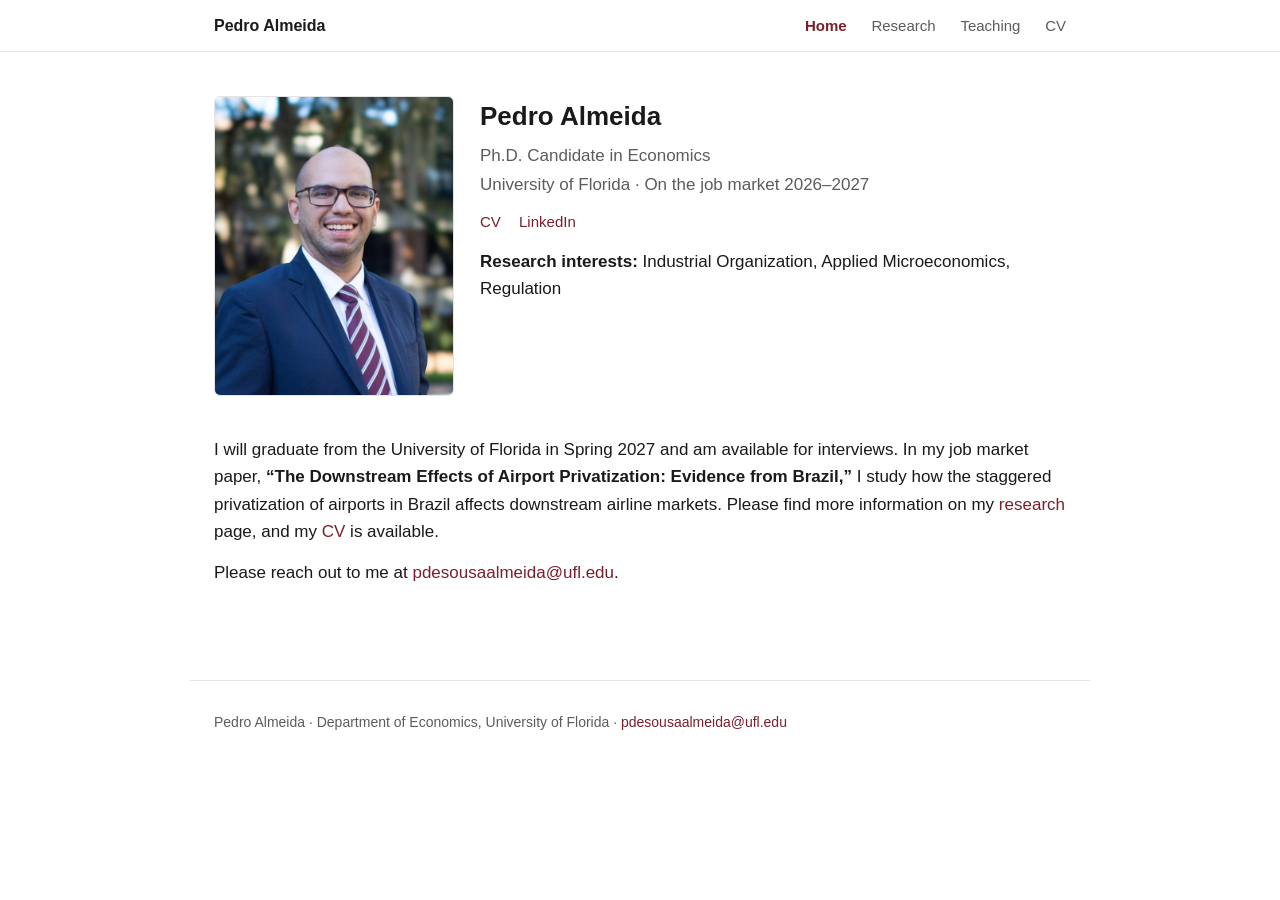
<file: index.html>
<!DOCTYPE html>
<html lang="en">
<head>
<meta charset="UTF-8">
<meta name="viewport" content="width=device-width, initial-scale=1.0">
<title>Pedro Almeida — Economics</title>
<link rel="stylesheet" href="style.css">
</head>
<body>

<nav>
  <div class="nav-inner">
    <a class="nav-name" href="index.html">Pedro Almeida</a>
    <span class="nav-links">
      <a href="index.html" class="active">Home</a>
      <a href="research.html">Research</a>
      <a href="teaching.html">Teaching</a>
      <a href="cv.html">CV</a>
    </span>
  </div>
</nav>

<main>

  <header>
    <div class="photo">
      <img src="photo.jpg" alt="Pedro Almeida">
    </div>
    <div class="intro">
      <h1>Pedro Almeida</h1>
      <p class="title">Ph.D. Candidate in Economics</p>
      <p class="inst">University of Florida &middot; On the job market 2026&ndash;2027</p>
      <div class="links">
        <a href="cv.html">CV</a>
        <a href="https://www.linkedin.com/in/pedro-almeida-aa24533b5/">LinkedIn</a>
      </div>
      <p class="fields"><strong>Research interests:</strong> Industrial Organization, Applied Microeconomics, Regulation</p>
    </div>
  </header>

  <div class="bio">
    <p>
      I will graduate from the University of Florida in Spring 2027 and am available for interviews.
      In my job market paper, <strong>&ldquo;The Downstream Effects of Airport Privatization: Evidence from Brazil,&rdquo;</strong>
      I study how the staggered privatization of airports in Brazil affects downstream airline markets.
      Please find more information on my <a href="research.html">research</a> page, and my
      <a href="cv.html">CV</a> is available.
    </p>
    <p>
      Please reach out to me at
      <a href="mailto:pdesousaalmeida@ufl.edu">pdesousaalmeida@ufl.edu</a>.
    </p>
  </div>

</main>

<footer>
  Pedro Almeida &middot; Department of Economics, University of Florida &middot; <a href="mailto:pdesousaalmeida@ufl.edu">pdesousaalmeida@ufl.edu</a>
</footer>

<script data-goatcounter="https://pedrodesousaalmeida.goatcounter.com/count"
        async src="//gc.zgo.at/count.js"></script>
</body>
</html>
</file>
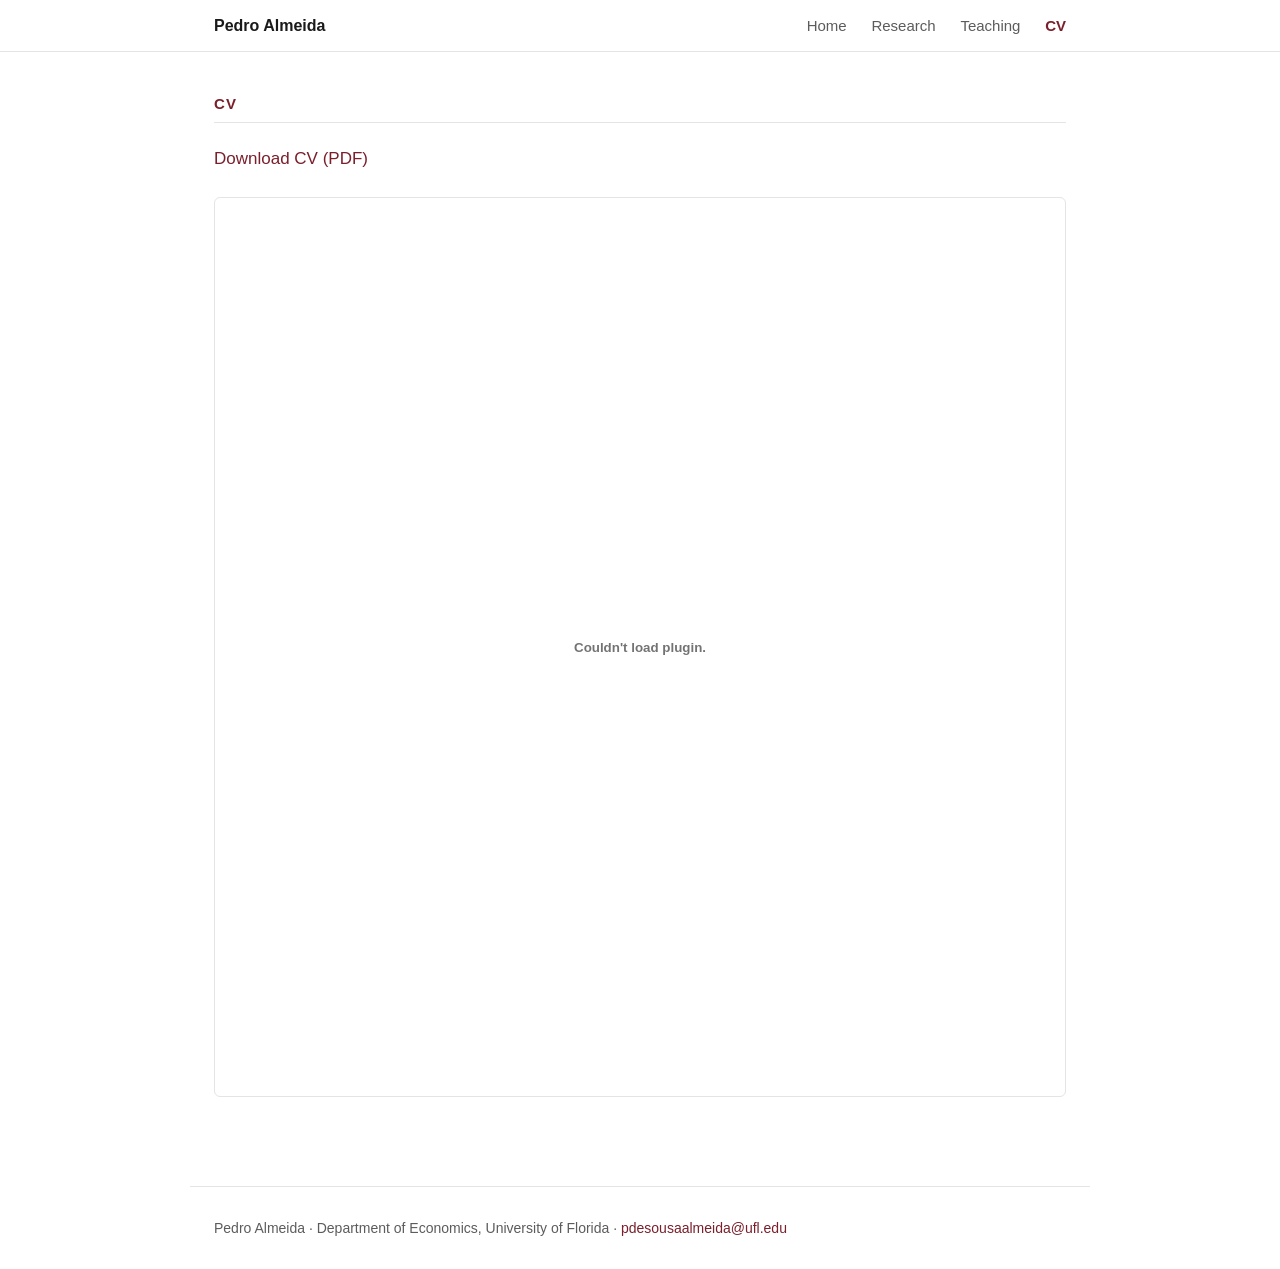
<file: cv.html>
<!DOCTYPE html>
<html lang="en">
<head>
<meta charset="UTF-8">
<meta name="viewport" content="width=device-width, initial-scale=1.0">
<title>CV — Pedro Almeida</title>
<link rel="stylesheet" href="style.css">
</head>
<body>

<nav>
  <div class="nav-inner">
    <a class="nav-name" href="index.html">Pedro Almeida</a>
    <span class="nav-links">
      <a href="index.html">Home</a>
      <a href="research.html">Research</a>
      <a href="teaching.html">Teaching</a>
      <a href="cv.html" class="active">CV</a>
    </span>
  </div>
</nav>

<main>

  <h1 class="page-title">CV</h1>

  <p><a href="cv.pdf" target="_blank" rel="noopener" data-goatcounter-click="cv-pdf" data-goatcounter-title="CV PDF">Download CV (PDF)</a></p>

  <embed src="cv.pdf" type="application/pdf" width="100%" height="900px"
         style="border:1px solid var(--line);border-radius:6px;margin-top:8px;">

</main>

<footer>
  Pedro Almeida &middot; Department of Economics, University of Florida &middot; <a href="mailto:pdesousaalmeida@ufl.edu">pdesousaalmeida@ufl.edu</a>
</footer>

<script data-goatcounter="https://pedrodesousaalmeida.goatcounter.com/count"
        async src="//gc.zgo.at/count.js"></script>
</body>
</html>
</file>
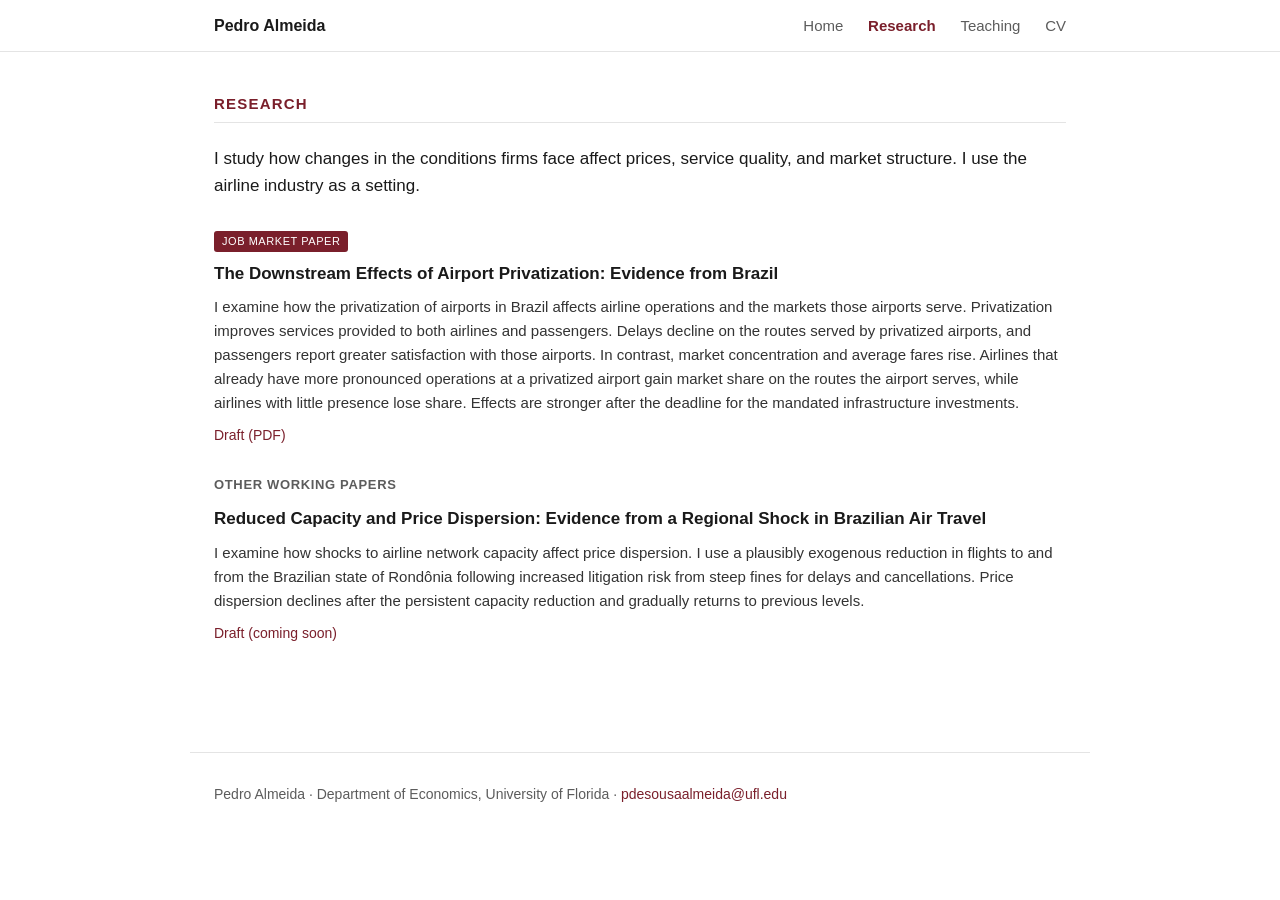
<file: research.html>
<!DOCTYPE html>
<html lang="en">
<head>
<meta charset="UTF-8">
<meta name="viewport" content="width=device-width, initial-scale=1.0">
<title>Research — Pedro Almeida</title>
<link rel="stylesheet" href="style.css">
</head>
<body>

<nav>
  <div class="nav-inner">
    <a class="nav-name" href="index.html">Pedro Almeida</a>
    <span class="nav-links">
      <a href="index.html">Home</a>
      <a href="research.html" class="active">Research</a>
      <a href="teaching.html">Teaching</a>
      <a href="cv.html">CV</a>
    </span>
  </div>
</nav>

<main>

  <h1 class="page-title">Research</h1>

  <p style="margin:0 0 26px;">
    I study how changes in the conditions firms face affect prices, service quality, and market
    structure. I use the airline industry as a setting.
  </p>

  <div class="paper">
    <span class="badge">Job Market Paper</span>
    <div class="ptitle">The Downstream Effects of Airport Privatization: Evidence from Brazil</div>
    <p class="abstract">
      I examine how the privatization of airports in Brazil affects airline operations and the markets
      those airports serve. Privatization improves services provided to both airlines and passengers.
      Delays decline on the routes served by privatized airports, and passengers report greater
      satisfaction with those airports. In contrast, market concentration and average fares rise.
      Airlines that already have more pronounced operations at a privatized airport gain market share on
      the routes the airport serves, while airlines with little presence lose share. Effects are stronger
      after the deadline for the mandated infrastructure investments.
    </p>
    <div class="paperlinks">
      <a href="desousaalmeida_pedro_JMP.pdf" target="_blank" rel="noopener" data-goatcounter-click="jmp-pdf" data-goatcounter-title="JMP PDF">Draft (PDF)</a>
    </div>
  </div>

  <div class="subhead">Other Working Papers</div>

  <div class="paper">
    <div class="ptitle">Reduced Capacity and Price Dispersion: Evidence from a Regional Shock in Brazilian Air Travel</div>
    <p class="abstract">
      I examine how shocks to airline network capacity affect price dispersion. I use a plausibly
      exogenous reduction in flights to and from the Brazilian state of Rond&ocirc;nia following increased
      litigation risk from steep fines for delays and cancellations. Price dispersion declines after the
      persistent capacity reduction and gradually returns to previous levels.
    </p>
    <div class="paperlinks">
      <a href="#">Draft (coming soon)</a>
    </div>
  </div>

</main>

<footer>
  Pedro Almeida &middot; Department of Economics, University of Florida &middot; <a href="mailto:pdesousaalmeida@ufl.edu">pdesousaalmeida@ufl.edu</a>
</footer>

<script data-goatcounter="https://pedrodesousaalmeida.goatcounter.com/count"
        async src="//gc.zgo.at/count.js"></script>
</body>
</html>
</file>
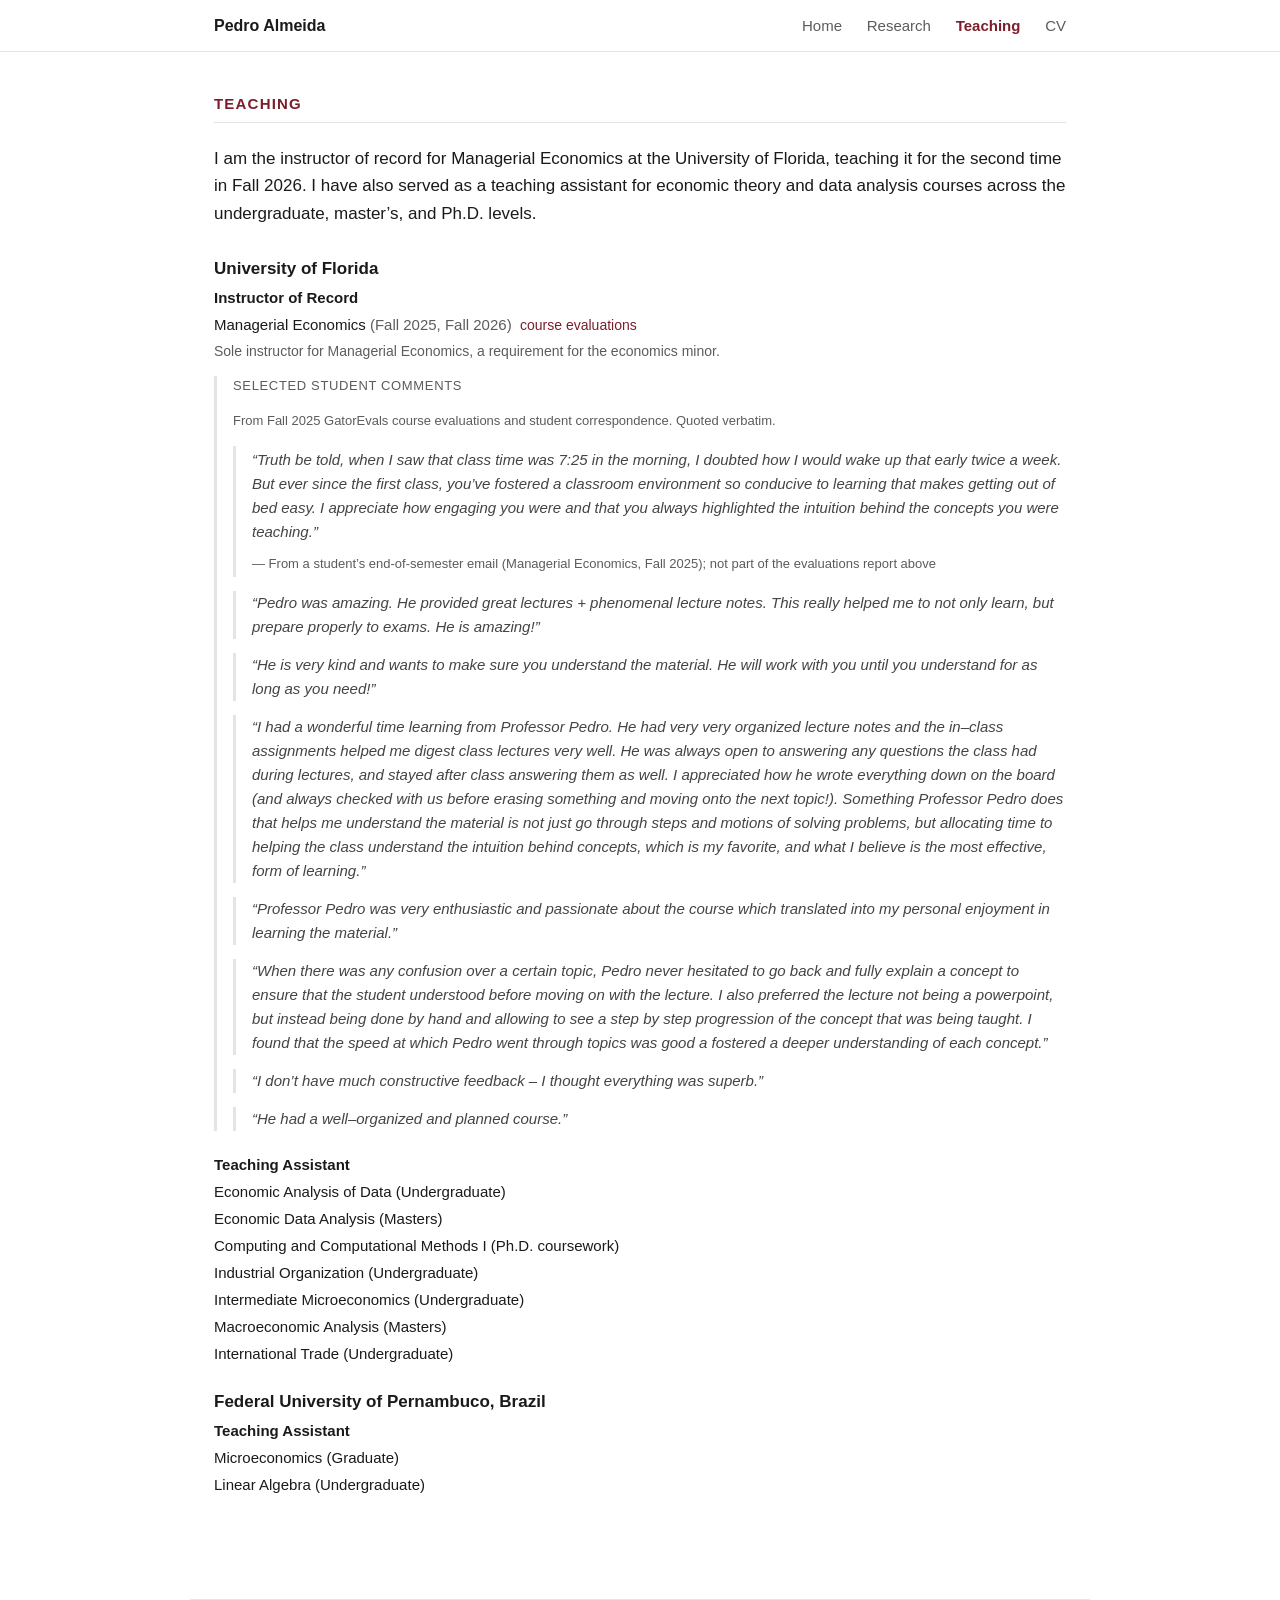
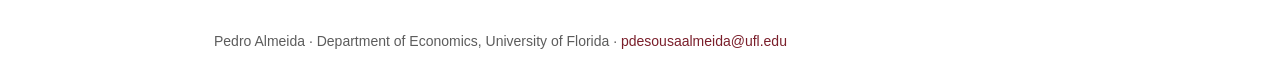
<file: teaching.html>
<!DOCTYPE html>
<html lang="en">
<head>
<meta charset="UTF-8">
<meta name="viewport" content="width=device-width, initial-scale=1.0">
<title>Teaching — Pedro Almeida</title>
<link rel="stylesheet" href="style.css">
</head>
<body>

<nav>
  <div class="nav-inner">
    <a class="nav-name" href="index.html">Pedro Almeida</a>
    <span class="nav-links">
      <a href="index.html">Home</a>
      <a href="research.html">Research</a>
      <a href="teaching.html" class="active">Teaching</a>
      <a href="cv.html">CV</a>
    </span>
  </div>
</nav>

<main>

  <h1 class="page-title">Teaching</h1>

  <p style="margin:0 0 28px;">
    I am the instructor of record for Managerial Economics at the University of Florida, teaching it
    for the second time in Fall 2026. I have also served as a teaching assistant for economic theory and
    data analysis courses across the undergraduate, master&rsquo;s, and Ph.D. levels.
  </p>

  <div class="inst-block">
    <div class="inst-name">University of Florida</div>

    <div style="font-weight:600;font-size:15px;">Instructor of Record</div>
    <div class="course">
      Managerial Economics <span class="terms">(Fall 2025, Fall 2026)</span>
      &nbsp;<a href="evaluations-managerial-fall2025.pdf" target="_blank" rel="noopener" style="font-size:14px;">course evaluations</a>
    </div>
    <div style="font-size:14px;color:var(--muted);margin:2px 0 10px;">
      Sole instructor for Managerial Economics, a requirement for the economics minor.
    </div>

    <div class="comments">
      <div class="label">Selected student comments</div>
      <div class="testimonials">
        <div class="provenance">From Fall 2025 GatorEvals course evaluations and student correspondence. Quoted verbatim.</div>

        <div class="featured-quote">
          &ldquo;Truth be told, when I saw that class time was 7:25 in the morning, I doubted how I would
          wake up that early twice a week. But ever since the first class, you&rsquo;ve fostered a classroom
          environment so conducive to learning that makes getting out of bed easy. I appreciate how engaging
          you were and that you always highlighted the intuition behind the concepts you were teaching.&rdquo;
          <span class="attr">&mdash; From a student&rsquo;s end-of-semester email (Managerial Economics, Fall 2025); not part of the evaluations report above</span>
        </div>

        <div class="quote">
          &ldquo;Pedro was amazing. He provided great lectures + phenomenal lecture notes. This really helped
          me to not only learn, but prepare properly to exams. He is amazing!&rdquo;
        </div>

        <div class="quote">
          &ldquo;He is very kind and wants to make sure you understand the material. He will work with you until you understand for as long as you need!&rdquo;
        </div>

        <div class="quote">
          &ldquo;I had a wonderful time learning from Professor Pedro. He had very very organized lecture
          notes and the in&ndash;class assignments helped me digest class lectures very well. He was always
          open to answering any questions the class had during lectures, and stayed after class answering
          them as well. I appreciated how he wrote everything down on the board (and always checked with us
          before erasing something and moving onto the next topic!). Something Professor Pedro does that
          helps me understand the material is not just go through steps and motions of solving problems, but
          allocating time to helping the class understand the intuition behind concepts, which is my favorite,
          and what I believe is the most effective, form of learning.&rdquo;
        </div>

        <div class="quote">
          &ldquo;Professor Pedro was very enthusiastic and passionate about the course which translated into
          my personal enjoyment in learning the material.&rdquo;
        </div>

        <div class="quote">
          &ldquo;When there was any confusion over a certain topic, Pedro never hesitated to go back and fully
          explain a concept to ensure that the student understood before moving on with the lecture. I also
          preferred the lecture not being a powerpoint, but instead being done by hand and allowing to see a
          step by step progression of the concept that was being taught. I found that the speed at which Pedro
          went through topics was good a fostered a deeper understanding of each concept.&rdquo;
        </div>

        <div class="quote">
          &ldquo;I don&rsquo;t have much constructive feedback &ndash; I thought everything was superb.&rdquo;
        </div>

        <div class="quote">
          &ldquo;He had a well&ndash;organized and planned course.&rdquo;
        </div>
      </div>
    </div>

    <div style="font-weight:600;font-size:15px;margin-top:22px;">Teaching Assistant</div>
    <div class="course">Economic Analysis of Data (Undergraduate)</div>
    <div class="course">Economic Data Analysis (Masters)</div>
    <div class="course">Computing and Computational Methods I (Ph.D. coursework)</div>
    <div class="course">Industrial Organization (Undergraduate)</div>
    <div class="course">Intermediate Microeconomics (Undergraduate)</div>
    <div class="course">Macroeconomic Analysis (Masters)</div>
    <div class="course">International Trade (Undergraduate)</div>
  </div>

  <div class="inst-block">
    <div class="inst-name">Federal University of Pernambuco, Brazil</div>
    <div style="font-weight:600;font-size:15px;">Teaching Assistant</div>
    <div class="course">Microeconomics (Graduate)</div>
    <div class="course">Linear Algebra (Undergraduate)</div>
  </div>

</main>

<footer>
  Pedro Almeida &middot; Department of Economics, University of Florida &middot; <a href="mailto:pdesousaalmeida@ufl.edu">pdesousaalmeida@ufl.edu</a>
</footer>

<script data-goatcounter="https://pedrodesousaalmeida.goatcounter.com/count"
        async src="//gc.zgo.at/count.js"></script>
</body>
</html>
</file>
<file: style.css>
:root{
  --ink:#1a1a1a;
  --muted:#5c5c5c;
  --line:#e4e4e4;
  --accent:#7a1f2b;      /* deep maroon — change to any color you like */
  --bg:#ffffff;
  --max:900px;
}
*{box-sizing:border-box;}
body{
  margin:0;
  font-family:-apple-system,BlinkMacSystemFont,"Segoe UI",Helvetica,Arial,sans-serif;
  color:var(--ink);
  background:var(--bg);
  line-height:1.6;
  font-size:17px;
}
a{color:var(--accent);text-decoration:none;}
a:hover{text-decoration:underline;}
nav{
  position:sticky;top:0;z-index:10;
  background:rgba(255,255,255,0.92);
  backdrop-filter:blur(6px);
  border-bottom:1px solid var(--line);
}
.nav-inner{
  max-width:var(--max);margin:0 auto;padding:12px 24px;
  display:flex;align-items:center;justify-content:space-between;gap:16px;
}
.nav-name{font-weight:600;font-size:16px;color:var(--ink);}
.nav-name:hover{text-decoration:none;}
.nav-links a{color:var(--muted);font-size:15px;margin-left:20px;}
.nav-links a:hover{color:var(--accent);}
.nav-links a.active{color:var(--accent);font-weight:600;}
main{max-width:var(--max);margin:0 auto;padding:0 24px 80px;}
.page-title{
  font-size:15px;text-transform:uppercase;letter-spacing:.08em;
  color:var(--accent);border-bottom:1px solid var(--line);
  padding-bottom:6px;margin:40px 0 22px;
}
.subhead{
  font-weight:600;color:var(--muted);font-size:13px;letter-spacing:.05em;
  text-transform:uppercase;margin:22px 0 10px;
}
header{display:flex;gap:26px;align-items:flex-start;padding-top:44px;}
.photo{
  width:240px;height:300px;border-radius:6px;flex-shrink:0;
  background:#ececec;border:1px solid var(--line);
  display:flex;align-items:center;justify-content:center;
  color:#a5a5a5;font-size:12px;text-align:center;overflow:hidden;
}
.photo img{width:100%;height:100%;object-fit:cover;}
.intro h1{margin:0 0 4px;font-size:26px;}
.intro .title{color:var(--muted);margin:0 0 2px;}
.intro .inst{color:var(--muted);margin:0 0 12px;}
.links{font-size:15px;}
.links a{margin-right:14px;white-space:nowrap;}
.fields{margin-top:14px;}
.bio{margin-top:40px;}
.bio p{margin:0 0 14px;}
.paper{margin-bottom:26px;}
.paper .ptitle{font-weight:600;}
.paper .authors{color:var(--muted);font-size:15px;margin:2px 0;}
.paper .abstract{font-size:15px;color:#333;margin:8px 0 6px;}
.badge{
  display:inline-block;background:var(--accent);color:#fff;
  font-size:11px;letter-spacing:.05em;text-transform:uppercase;
  padding:2px 8px;border-radius:3px;margin-bottom:8px;
}
.paperlinks a{font-size:14px;margin-right:12px;}
.inst-block{margin-bottom:22px;}
.inst-name{font-weight:600;margin-bottom:4px;}
.course{font-size:15px;margin:3px 0;}
.course .terms{color:var(--muted);}
.comments{margin-top:14px;border-left:3px solid var(--line);padding-left:16px;}
.comments .label{font-size:13px;color:var(--muted);letter-spacing:.05em;text-transform:uppercase;}
.comments p{font-size:15px;color:#444;font-style:italic;margin:8px 0;}
.note{background:#fbf6ee;border:1px dashed #d8c7a8;color:#6b5a38;
  font-size:13px;padding:10px 14px;border-radius:6px;margin:24px 0 0;}
footer{max-width:var(--max);margin:0 auto;padding:30px 24px;
  border-top:1px solid var(--line);color:var(--muted);font-size:14px;}
@media(max-width:560px){
  header{flex-direction:column;align-items:center;text-align:center;}
  .links a{display:inline-block;margin:4px 8px;}
  .nav-links a{margin-left:14px;}
}

/* ---- teaching testimonials ---- */
.testimonials{margin-top:14px;}
.testimonials .provenance{font-size:13px;color:var(--muted);margin-bottom:14px;}
.featured-quote{
  border-left:3px solid var(--line);padding:2px 0 2px 16px;margin:0 0 14px;
  font-style:italic;color:#444;font-size:15px;
}
.featured-quote .attr{
  display:block;font-style:normal;font-size:13px;color:var(--muted);
  margin-top:10px;
}
.quote{
  border-left:3px solid var(--line);padding-left:16px;margin:14px 0;
  font-style:italic;color:#444;font-size:15px;
}
</file>
